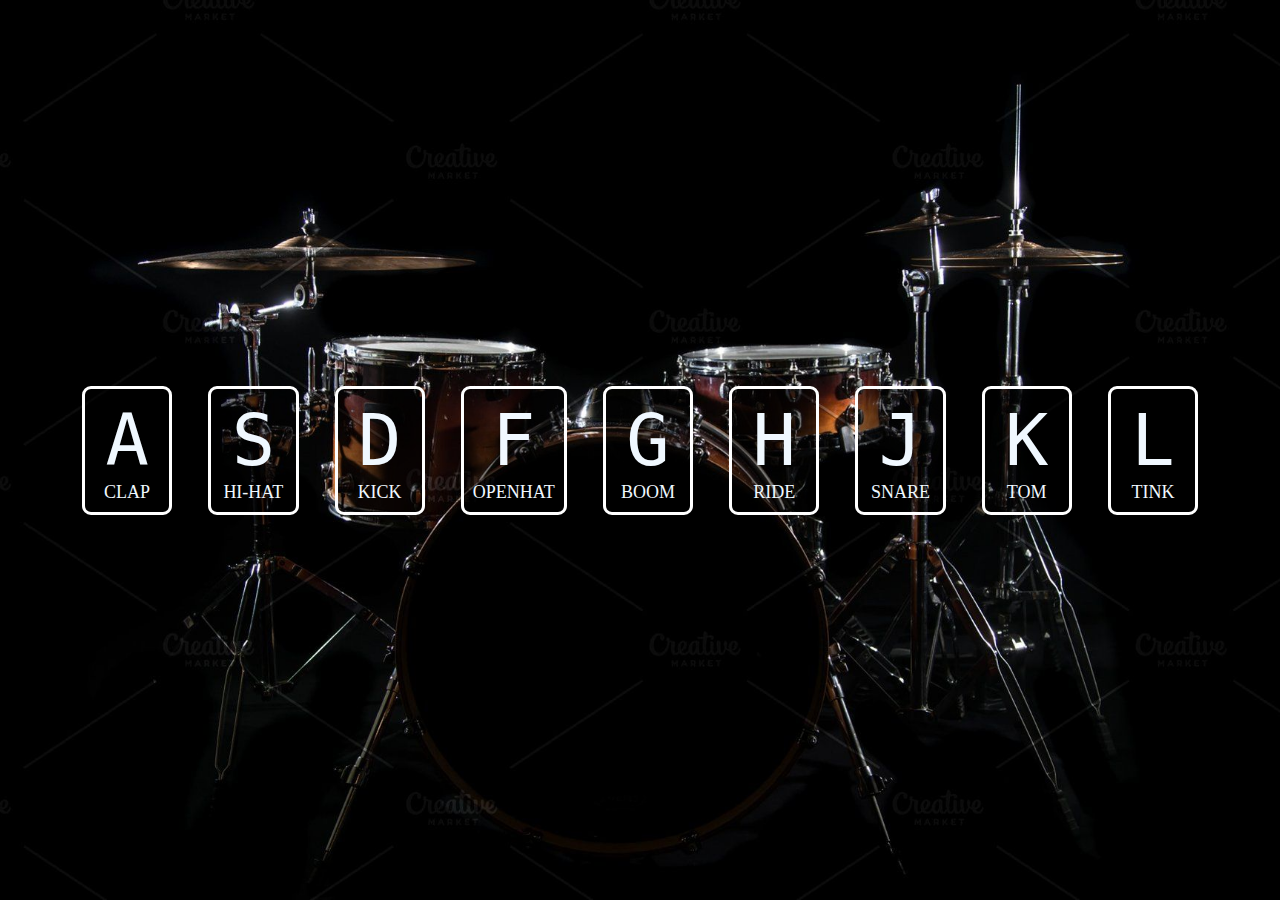
<file: DAY-01-JS-DRUM-KIT/index.html>
<!DOCTYPE html>
<html lang="en">
  <head>
    <meta charset="UTF-8" />
    <meta http-equiv="X-UA-Compatible" content="IE=edge" />
    <meta name="viewport" content="width=device-width, initial-scale=1.0" />
    <link rel="stylesheet" href="./style.css" />
    <title>JS DRUM KIT</title>
  </head>
  <body>
    <div class="keys">
      <div data-key="65" class="key">
        <kbd>A</kbd>
        <span class="sound">CLAP</span>
      </div>
      <div data-key="83" class="key">
        <kbd>S</kbd>
        <span class="sound">HI-HAT</span>
      </div>
      <div data-key="68" class="key">
        <kbd>D</kbd>
        <span class="sound">KICK</span>
      </div>
      <div data-key="70" class="key">
        <kbd>F</kbd>
        <span class="sound">OPENHAT</span>
      </div>
      <div data-key="71" class="key">
        <kbd>G</kbd>
        <span class="sound">BOOM</span>
      </div>
      <div data-key="72" class="key">
        <kbd>H</kbd>
        <span class="sound">RIDE</span>
      </div>
      <div data-key="74" class="key">
        <kbd>J</kbd>
        <span class="sound">SNARE</span>
      </div>
      <div data-key="75" class="key">
        <kbd>K</kbd>
        <span class="sound">TOM</span>
      </div>
      <div data-key="76" class="key">
        <kbd>L</kbd>
        <span class="sound">TINK</span>
      </div>
    </div>

    <audio data-key="65" src="sounds/clap.wav"></audio>
    <audio data-key="83" src="sounds/hihat.wav"></audio>
    <audio data-key="68" src="sounds/kick.wav"></audio>
    <audio data-key="70" src="sounds/openhat.wav"></audio>
    <audio data-key="71" src="sounds/boom.wav"></audio>
    <audio data-key="72" src="sounds/ride.wav"></audio>
    <audio data-key="74" src="sounds/snare.wav"></audio>
    <audio data-key="75" src="sounds/tom.wav"></audio>
    <audio data-key="76" src="sounds/tink.wav"></audio>

    <script>
      window.addEventListener("keydown", (event) => {
        const audio = document.querySelector(
          `audio[data-key="${event.keyCode}"]`
        );
        const key = document.querySelector(`div[data-key="${event.keyCode}"]`);
        if (!audio) {
          return 0;
        }
        key.classList.add("playing");
        audio.currentTime = 0;
        audio.play();
      });
      function removeTransition(event) {
        this.classList.remove("playing");
      }
      const allKeys = document.querySelectorAll(".key");
      allKeys.forEach((key) => {
        key.addEventListener("transitionend", removeTransition);
      });
    </script>
  </body>
</html>
</file>
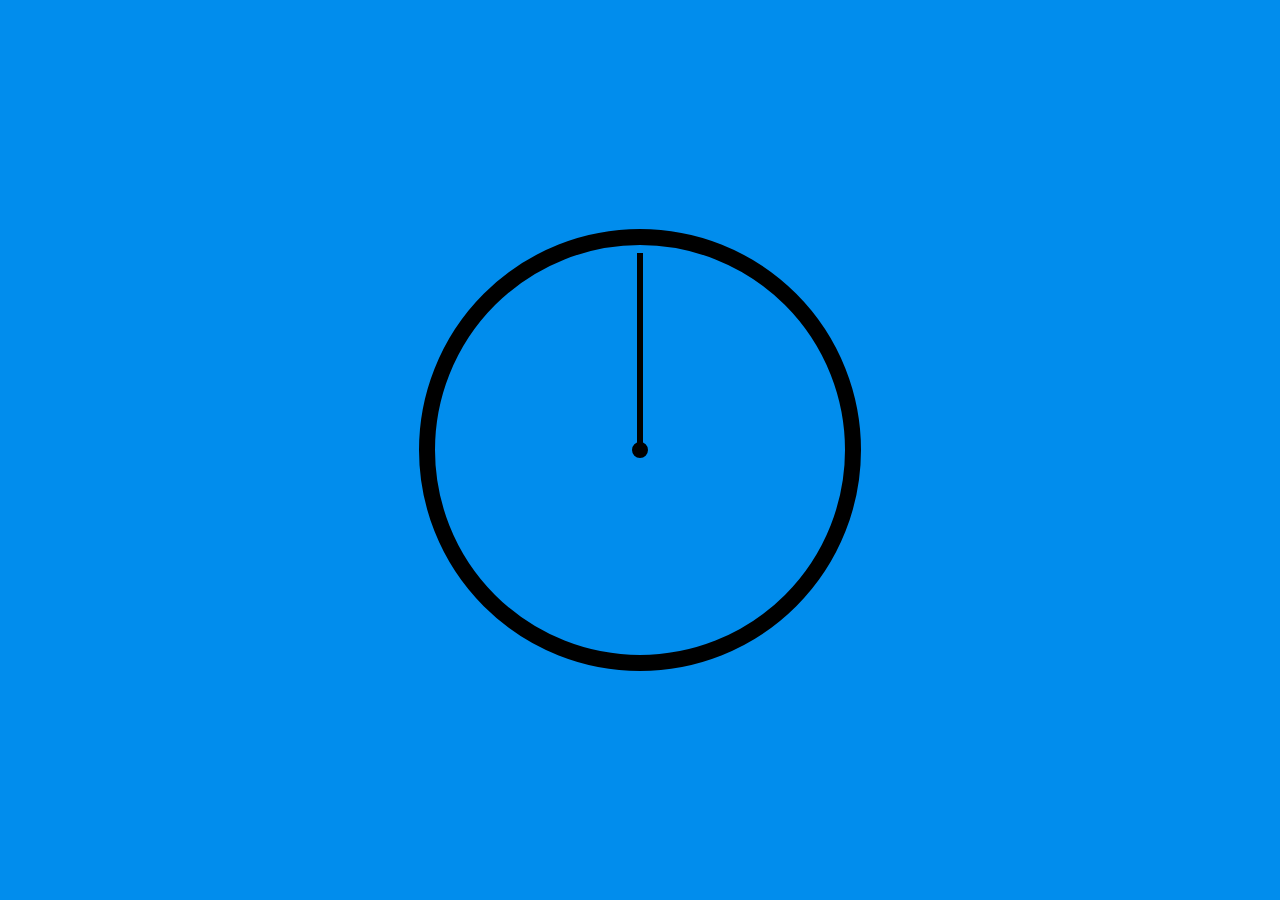
<file: DAY-02-CSS-CLOCK/index.html>
<!DOCTYPE html>
<html lang="en">
  <head>
    <meta charset="UTF-8" />
    <meta http-equiv="X-UA-Compatible" content="IE=edge" />
    <meta name="viewport" content="width=device-width, initial-scale=1.0" />
    <title>CSS CLOCK</title>
  </head>
  <body>
    <div class="clock">
      <div class="clockFace">
        <div class="centre"></div>
        <div class="hand hourHand"></div>
        <div class="hand minuteHand"></div>
        <div class="hand secondHand"></div>
      </div>
    </div>

    <style>
      html {
        background: #018ded url(https://unsplash.it/1500/1000?image=881&blur=5);
        background-size: cover;
        font-family: Verdana, Geneva, Tahoma, sans-serif;
        font-size: 20px;
      }

      body {
        margin: 0;
        font-size: 2rem;
        display: flex;
        flex: 1;
        min-height: 100vh;
        align-items: center;
      }
      .clock {
        width: 400px;
        height: 400px;
        border: 16px solid rgb(0, 0, 0);
        border-radius: 50%;
        position: relative;
        margin: 100px auto;
        padding: 5px;
      }

      .clockFace {
        width: 100%;
        height: 100%;
        position: relative;
      }

      .centre {
        height: 10px;
        width: 10px;
        background-color: rgb(0, 0, 0);
        border: 3px solid black;
        border-radius: 50%;
        position: absolute;
        top: 50%;
        left: 50%;
        transform: translateX(-50%) translateY(-50%);
      }

      .hand {
        transform: translateY(-3px);
        width: 50%;
        height: 6px;
        background: black;
        position: absolute;
        top: 50%;
        transform-origin: 100%;
        transform: rotate(90deg);
        transition: all 0.3s linear;
      }
    </style>

    <script>
      const second_hand = document.querySelector(".secondHand");
      const minute_hand = document.querySelector(".minuteHand");
      const hour_hand = document.querySelector(".hourHand");
      var second_degree;
      var minute_degree;
      var hour_degree;

      function setDate() {
        const now = new Date();
        const seconds = now.getSeconds();
        const minutes = now.getMinutes();
        const hour = now.getHours();
        second_degree = 90 + (seconds / 60) * 360;
        minute_degree = 90 + (minutes / 60) * 360;
        hour_degree = 90 + (hour / 12) * 360;
      }

      const refreshHands = () => {
        second_degree = second_degree + 6;
        second_hand.style.transform = `rotate(${second_degree}deg)`;
        minute_hand.style.transform = `rotate(${minute_degree}deg)`;
        hour_hand.style.transform = `rotate(${hour_degree}deg)`;
      };

      setInterval(setDate, 1000)
      setInterval(refreshHands, 1000);
    </script>
  </body>
</html>
</file>
<file: DAY-01-JS-DRUM-KIT/style.css>
html {
  background: url("./drumset.jpeg") bottom center;
  font-size: large;
  font-family: Georgia, "Times New Roman", Times, serif;
  color: aliceblue;
  background-size: cover;
}

body,
html {
  margin: 0%;
  padding: 0%;
}

.keys {
  margin: auto;
  display: flex;
  align-items: center;
  justify-content: center;
  flex: 1;
  min-height: 100vh;
  max-width: 90vw;
}

.key {
  text-align: center;
  border: 0.2rem solid white;
  border-radius: 0.5rem;
  margin: 1rem;
  padding: 0.5rem;
  font-size: 18px;
  width: 10rem;
  background: rgba(0, 0, 0, 0.5);
  text-shadow: 0, 0 .5rem black;
  transition: all 50ms;
}

kbd {
  display: block;
  font-size: 4rem;
}

.playing {
  transform: scale(1.2);
  border-color: grey;
  box-shadow: 0 0 10px lightgray;
}

/* .key {
    border: .4rem solid black;
    border-radius: .5rem;
    margin: 1rem;
    font-size: 1.5rem;
    padding: 1rem .5rem;
    transition: all .07s ease;
    width: 10rem;
    text-align: center;
    color: white;
    background: rgba(0,0,0,0.4);
    text-shadow: 0 0 .5rem black;
  } */
</file>
